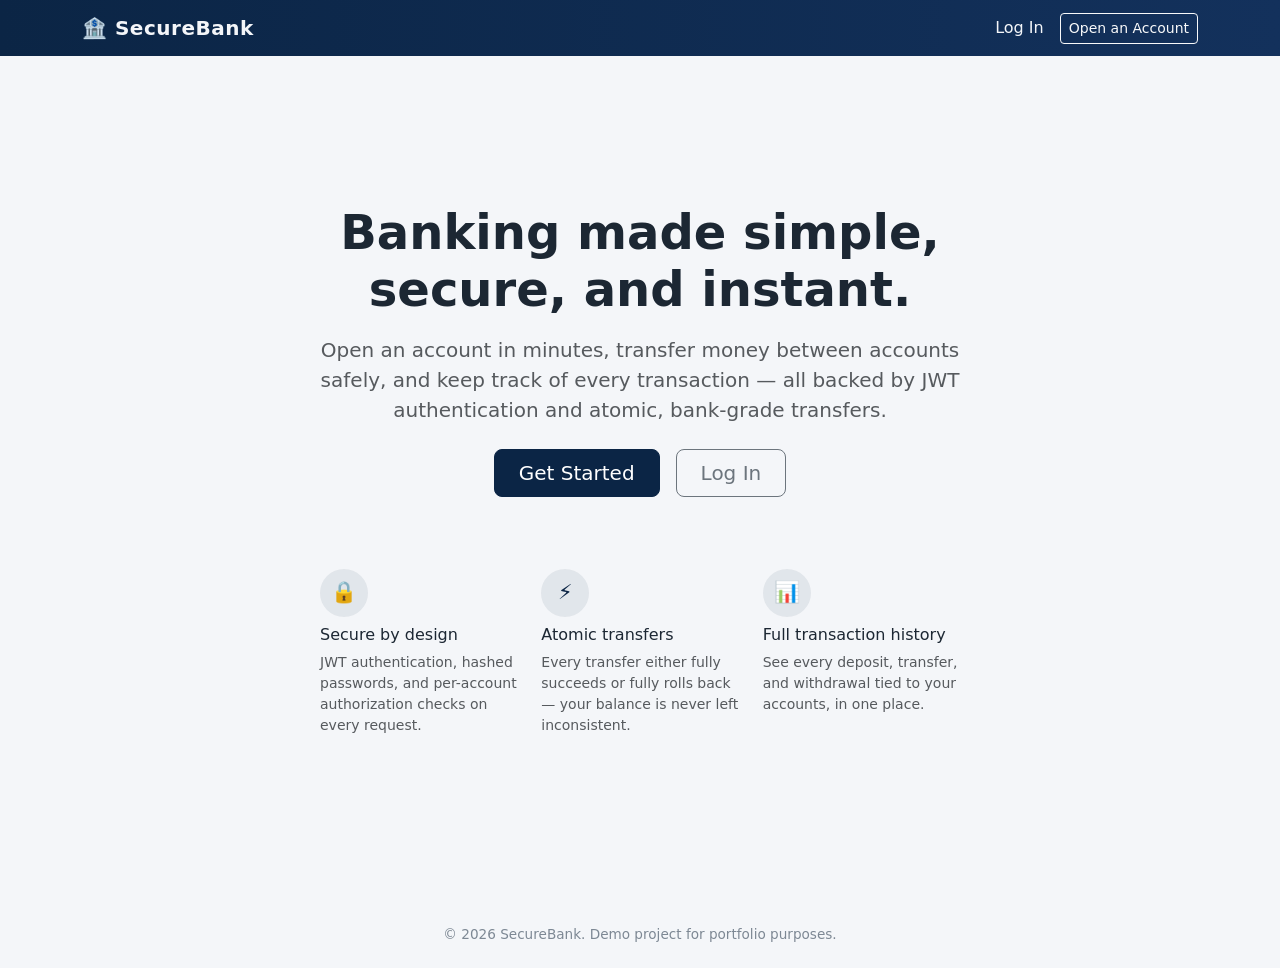
<file: frontend/index.html>
<!DOCTYPE html>
<html lang="en">
<head>
<meta charset="UTF-8">
<meta name="viewport" content="width=device-width, initial-scale=1.0">
<title>SecureBank | Online Banking</title>
<link href="https://cdn.jsdelivr.net/npm/bootstrap@5.3.3/dist/css/bootstrap.min.css" rel="stylesheet">
<link href="css/style.css" rel="stylesheet">
</head>
<body>

<nav class="navbar navbar-expand-lg navbar-bank">
    <div class="container">
        <a class="navbar-brand" href="index.html">🏦 SecureBank</a>
        <div class="collapse navbar-collapse justify-content-end">
            <ul class="navbar-nav align-items-lg-center gap-lg-2">
                <li class="nav-item"><a class="nav-link" href="login.html">Log In</a></li>
                <li class="nav-item">
                    <a class="btn btn-outline-light btn-sm" href="register.html">Open an Account</a>
                </li>
            </ul>
        </div>
    </div>
</nav>

<div class="auth-wrapper">
    <div class="text-center" style="max-width: 640px;">
        <h1 class="display-5 fw-bold mb-3">Banking made simple, secure, and instant.</h1>
        <p class="lead text-muted mb-4">
            Open an account in minutes, transfer money between accounts safely, and keep track of
            every transaction — all backed by JWT authentication and atomic, bank-grade transfers.
        </p>
        <div class="d-flex justify-content-center gap-3 flex-wrap">
            <a href="register.html" class="btn btn-bank btn-lg px-4">Get Started</a>
            <a href="login.html" class="btn btn-outline-secondary btn-lg px-4">Log In</a>
        </div>

        <div class="row mt-5 g-4 text-start">
            <div class="col-md-4">
                <div class="stat-icon mb-2">🔒</div>
                <h6>Secure by design</h6>
                <p class="text-muted small">JWT authentication, hashed passwords, and per-account authorization checks on every request.</p>
            </div>
            <div class="col-md-4">
                <div class="stat-icon mb-2">⚡</div>
                <h6>Atomic transfers</h6>
                <p class="text-muted small">Every transfer either fully succeeds or fully rolls back — your balance is never left inconsistent.</p>
            </div>
            <div class="col-md-4">
                <div class="stat-icon mb-2">📊</div>
                <h6>Full transaction history</h6>
                <p class="text-muted small">See every deposit, transfer, and withdrawal tied to your accounts, in one place.</p>
            </div>
        </div>
    </div>
</div>

<footer class="bank-footer">&copy; 2026 SecureBank. Demo project for portfolio purposes.</footer>

<script src="https://cdn.jsdelivr.net/npm/bootstrap@5.3.3/dist/js/bootstrap.bundle.min.js"></script>
<script src="js/api.js"></script>
<script>
    // If already logged in, skip the landing page and go straight to the dashboard.
    if (Storage.getToken()) {
        window.location.href = "dashboard.html";
    }
</script>
</body>
</html>
</file>
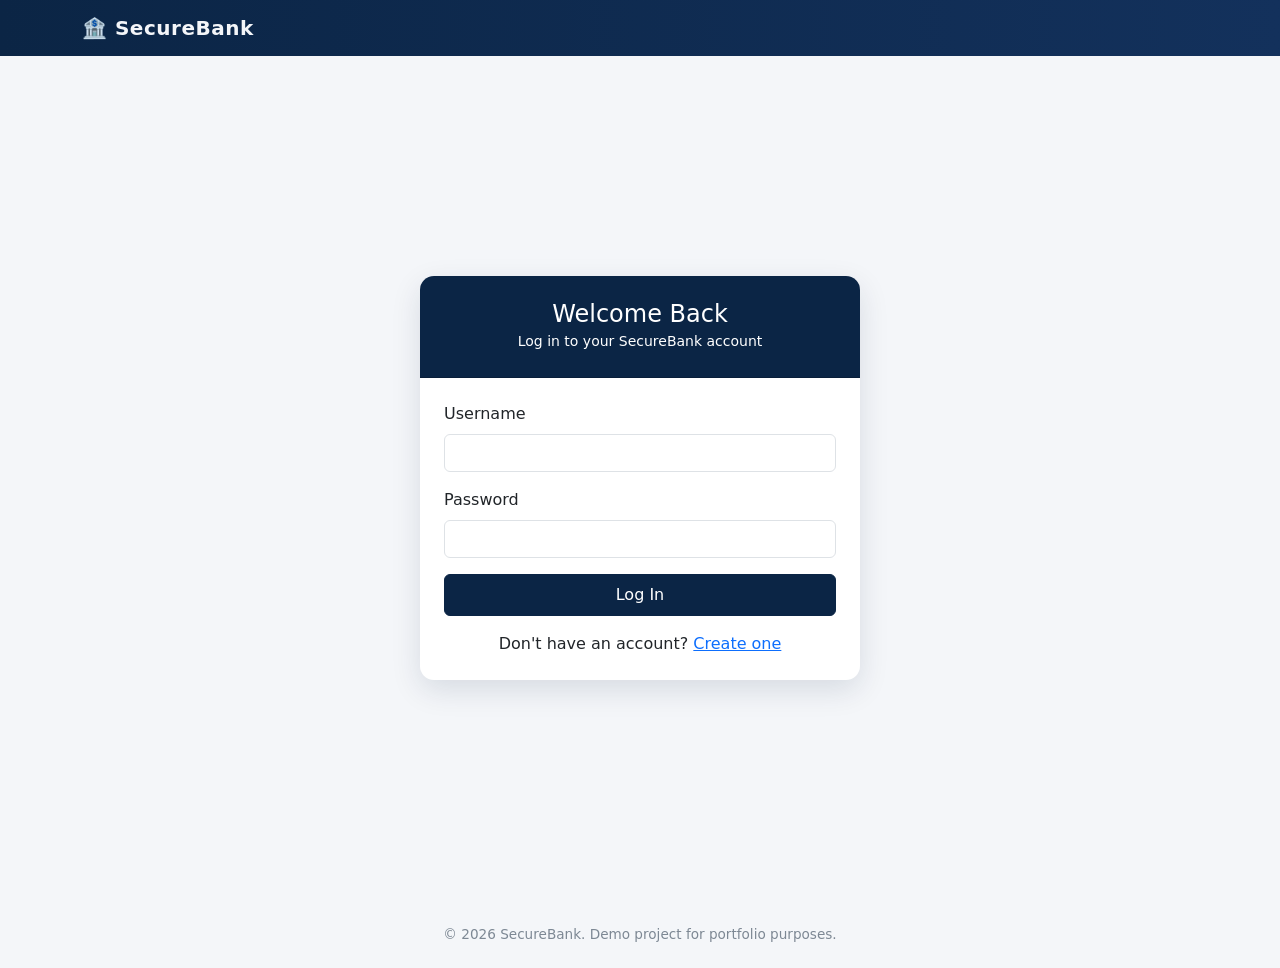
<file: frontend/dashboard.html>
<!DOCTYPE html>
<html lang="en">
<head>
<meta charset="UTF-8">
<meta name="viewport" content="width=device-width, initial-scale=1.0">
<meta http-equiv="Cache-Control" content="no-store, no-cache, must-revalidate, max-age=0">
<title>Dashboard | SecureBank</title>
<link href="https://cdn.jsdelivr.net/npm/bootstrap@5.3.3/dist/css/bootstrap.min.css" rel="stylesheet">
<link href="css/style.css" rel="stylesheet">
</head>
<body>

<nav class="navbar navbar-expand-lg navbar-bank">
    <div class="container">
        <a class="navbar-brand" href="dashboard.html">🏦 SecureBank</a>
        <div class="collapse navbar-collapse justify-content-end">
            <ul class="navbar-nav align-items-lg-center gap-lg-2">
                <li class="nav-item"><a class="nav-link" href="dashboard.html">Dashboard</a></li>
                <li class="nav-item"><a class="nav-link" href="transfer.html">Transfer</a></li>
                <li class="nav-item"><a class="nav-link" href="transactions.html">Transactions</a></li>
                <li class="nav-item"><span class="nav-link" id="navUser"></span></li>
                <li class="nav-item"><button class="btn btn-outline-light btn-sm" onclick="logout()">Logout</button></li>
            </ul>
        </div>
    </div>
</nav>

<div class="container py-4">
    <div class="d-flex justify-content-between align-items-center mb-4 flex-wrap gap-2">
        <div>
            <h3 class="mb-0">Welcome back, <span id="welcomeName">-</span> 👋</h3>
            <p class="text-muted mb-0">Here's a summary of your accounts.</p>
        </div>
        <button class="btn btn-accent" data-bs-toggle="modal" data-bs-target="#newAccountModal">+ Open New Account</button>
    </div>

    <div class="row g-3 mb-4" id="accountsRow">
        <!-- Account cards injected here -->
    </div>

    <div id="noAccounts" class="card card-elevated d-none">
        <div class="card-body text-center py-5">
            <h5>You don't have any accounts yet</h5>
            <p class="text-muted">Open your first account to start banking.</p>
            <button class="btn btn-bank" data-bs-toggle="modal" data-bs-target="#newAccountModal">Open an Account</button>
        </div>
    </div>
</div>

<!-- New Account Modal -->
<div class="modal fade" id="newAccountModal" tabindex="-1">
    <div class="modal-dialog">
        <div class="modal-content">
            <form id="newAccountForm">
                <div class="modal-header">
                    <h5 class="modal-title">Open a New Account</h5>
                    <button type="button" class="btn-close" data-bs-dismiss="modal"></button>
                </div>
                <div class="modal-body">
                    <div class="mb-3">
                        <label class="form-label">Account Type</label>
                        <select class="form-select" id="accountType">
                            <option value="SAVINGS">Savings</option>
                            <option value="CURRENT">Current</option>
                        </select>
                    </div>
                    <div class="mb-3">
                        <label class="form-label">Initial Deposit (optional)</label>
                        <input type="number" min="0" step="0.01" class="form-control" id="initialDeposit" value="0">
                    </div>
                </div>
                <div class="modal-footer">
                    <button type="submit" class="btn btn-bank" id="createAccountBtn">Create Account</button>
                </div>
            </form>
        </div>
    </div>
</div>

<footer class="bank-footer">&copy; 2026 SecureBank. Demo project for portfolio purposes.</footer>

<script src="https://cdn.jsdelivr.net/npm/bootstrap@5.3.3/dist/js/bootstrap.bundle.min.js"></script>
<script src="js/api.js"></script>
<script src="js/dashboard.js"></script>
</body>
</html>
</file>
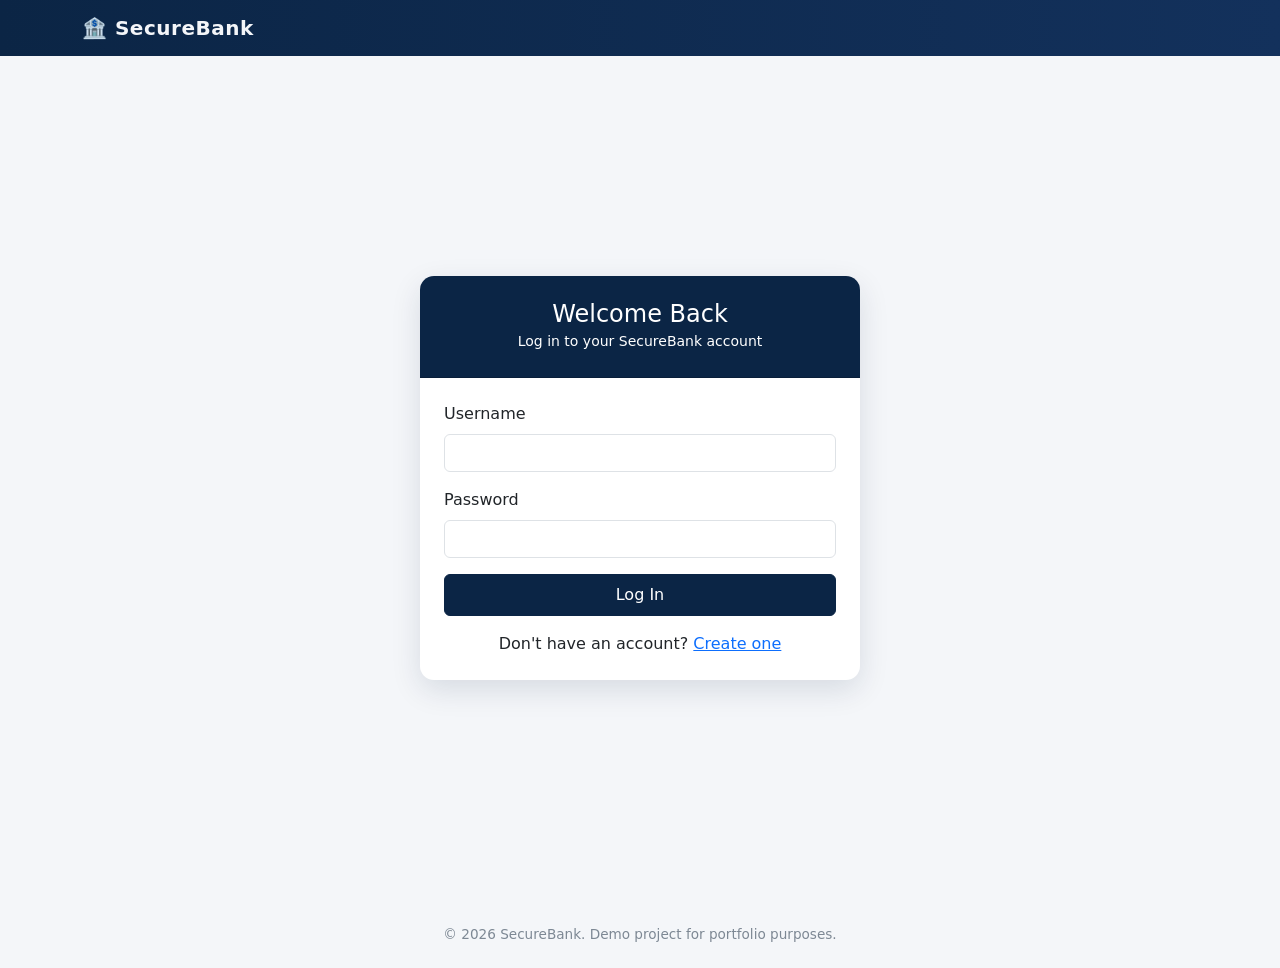
<file: frontend/login.html>
<!DOCTYPE html>
<html lang="en">
<head>
<meta charset="UTF-8">
<meta name="viewport" content="width=device-width, initial-scale=1.0">
<title>Log In | SecureBank</title>
<link href="https://cdn.jsdelivr.net/npm/bootstrap@5.3.3/dist/css/bootstrap.min.css" rel="stylesheet">
<link href="css/style.css" rel="stylesheet">
</head>
<body>

<nav class="navbar navbar-expand-lg navbar-bank">
    <div class="container">
        <a class="navbar-brand" href="index.html">🏦 SecureBank</a>
    </div>
</nav>

<div class="auth-wrapper">
    <div class="card auth-card">
        <div class="card-header">
            <h4 class="mb-0">Welcome Back</h4>
            <small>Log in to your SecureBank account</small>
        </div>
        <div class="card-body p-4">
            <form id="loginForm">
                <div class="mb-3">
                    <label class="form-label">Username</label>
                    <input type="text" class="form-control" id="username" required>
                </div>
                <div class="mb-3">
                    <label class="form-label">Password</label>
                    <input type="password" class="form-control" id="password" required>
                </div>
                <button type="submit" class="btn btn-bank w-100 py-2" id="loginBtn">Log In</button>
            </form>
            <p class="text-center mt-3 mb-0">
                Don't have an account? <a href="register.html">Create one</a>
            </p>
        </div>
    </div>
</div>

<footer class="bank-footer">&copy; 2026 SecureBank. Demo project for portfolio purposes.</footer>

<script src="https://cdn.jsdelivr.net/npm/bootstrap@5.3.3/dist/js/bootstrap.bundle.min.js"></script>
<script src="js/api.js"></script>
<script src="js/auth.js"></script>
</body>
</html>
</file>
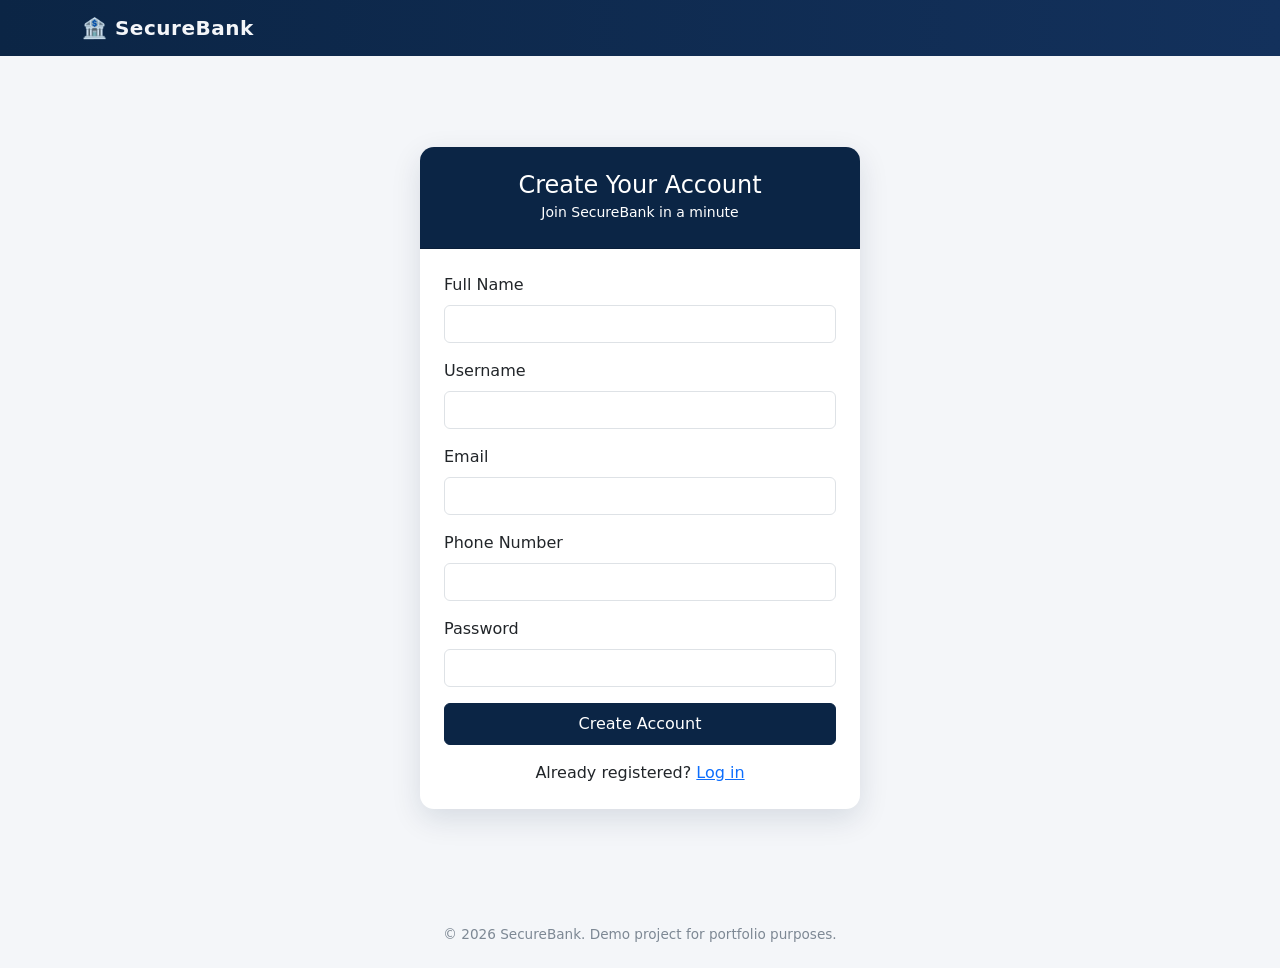
<file: frontend/register.html>
<!DOCTYPE html>
<html lang="en">
<head>
<meta charset="UTF-8">
<meta name="viewport" content="width=device-width, initial-scale=1.0">
<title>Register | SecureBank</title>
<link href="https://cdn.jsdelivr.net/npm/bootstrap@5.3.3/dist/css/bootstrap.min.css" rel="stylesheet">
<link href="css/style.css" rel="stylesheet">
</head>
<body>

<nav class="navbar navbar-expand-lg navbar-bank">
    <div class="container">
        <a class="navbar-brand" href="index.html">🏦 SecureBank</a>
    </div>
</nav>

<div class="auth-wrapper">
    <div class="card auth-card">
        <div class="card-header">
            <h4 class="mb-0">Create Your Account</h4>
            <small>Join SecureBank in a minute</small>
        </div>
        <div class="card-body p-4">
            <form id="registerForm">
                <div class="mb-3">
                    <label class="form-label">Full Name</label>
                    <input type="text" class="form-control" id="fullName" required>
                </div>
                <div class="mb-3">
                    <label class="form-label">Username</label>
                    <input type="text" class="form-control" id="username" minlength="4" required>
                </div>
                <div class="mb-3">
                    <label class="form-label">Email</label>
                    <input type="email" class="form-control" id="email" required>
                </div>
                <div class="mb-3">
                    <label class="form-label">Phone Number</label>
                    <input type="text" class="form-control" id="phoneNumber">
                </div>
                <div class="mb-3">
                    <label class="form-label">Password</label>
                    <input type="password" class="form-control" id="password" minlength="6" required>
                </div>
                <button type="submit" class="btn btn-bank w-100 py-2" id="registerBtn">Create Account</button>
            </form>
            <p class="text-center mt-3 mb-0">
                Already registered? <a href="login.html">Log in</a>
            </p>
        </div>
    </div>
</div>

<footer class="bank-footer">&copy; 2026 SecureBank. Demo project for portfolio purposes.</footer>

<script src="https://cdn.jsdelivr.net/npm/bootstrap@5.3.3/dist/js/bootstrap.bundle.min.js"></script>
<script src="js/api.js"></script>
<script src="js/auth.js"></script>
</body>
</html>
</file>
<file: frontend/css/style.css>
:root {
    --brand-navy: #0b2545;
    --brand-blue: #13315c;
    --brand-accent: #1d7874;
    --brand-gold: #c9a24b;
    --bg-soft: #f4f6f9;
}

body {
    background-color: var(--bg-soft);
    font-family: 'Segoe UI', system-ui, -apple-system, sans-serif;
    color: #1c2733;
}

.navbar-brand {
    font-weight: 700;
    letter-spacing: 0.5px;
}

.navbar-bank {
    background: linear-gradient(90deg, var(--brand-navy), var(--brand-blue));
}

.navbar-bank .nav-link,
.navbar-bank .navbar-brand {
    color: #f4f6f9 !important;
}

.navbar-bank .nav-link:hover {
    color: var(--brand-gold) !important;
}

.auth-wrapper {
    min-height: calc(100vh - 56px);
    display: flex;
    align-items: center;
    justify-content: center;
    padding: 2rem 1rem;
}

.auth-card {
    max-width: 440px;
    width: 100%;
    border: none;
    border-radius: 14px;
    box-shadow: 0 10px 30px rgba(11, 37, 69, 0.12);
}

.auth-card .card-header {
    background: var(--brand-navy);
    color: #fff;
    border-radius: 14px 14px 0 0 !important;
    text-align: center;
    padding: 1.5rem;
}

.btn-bank {
    background-color: var(--brand-navy);
    border-color: var(--brand-navy);
    color: #fff;
}

.btn-bank:hover {
    background-color: var(--brand-blue);
    border-color: var(--brand-blue);
    color: #fff;
}

.btn-accent {
    background-color: var(--brand-accent);
    border-color: var(--brand-accent);
    color: #fff;
}

.btn-accent:hover {
    background-color: #145e5a;
    border-color: #145e5a;
    color: #fff;
}

.card-elevated {
    border: none;
    border-radius: 14px;
    box-shadow: 0 6px 20px rgba(11, 37, 69, 0.08);
}

.balance-card {
    background: linear-gradient(135deg, var(--brand-navy), var(--brand-accent));
    color: #fff;
    border-radius: 16px;
}

.balance-card .balance-amount {
    font-size: 2.4rem;
    font-weight: 700;
}

.account-number {
    letter-spacing: 2px;
    font-family: 'Courier New', monospace;
}

.badge-active { background-color: #1d7874; }
.badge-inactive, .badge-closed, .badge-frozen { background-color: #9aa5b1; }

.table-transactions th {
    font-size: 0.8rem;
    text-transform: uppercase;
    letter-spacing: 0.5px;
    color: #5c6b7a;
}

.txn-credit { color: #1d7874; font-weight: 600; }
.txn-debit { color: #b23a48; font-weight: 600; }

.status-success { color: #1d7874; }
.status-failed { color: #b23a48; }
.status-pending { color: #c9a24b; }

.alert-fixed {
    position: fixed;
    top: 70px;
    right: 20px;
    z-index: 1080;
    min-width: 280px;
}

.stat-icon {
    width: 48px;
    height: 48px;
    border-radius: 50%;
    display: flex;
    align-items: center;
    justify-content: center;
    background: rgba(11, 37, 69, 0.08);
    color: var(--brand-navy);
    font-size: 1.3rem;
}

footer.bank-footer {
    color: #7d8894;
    font-size: 0.85rem;
    text-align: center;
    padding: 1.5rem 0;
}
</file>
